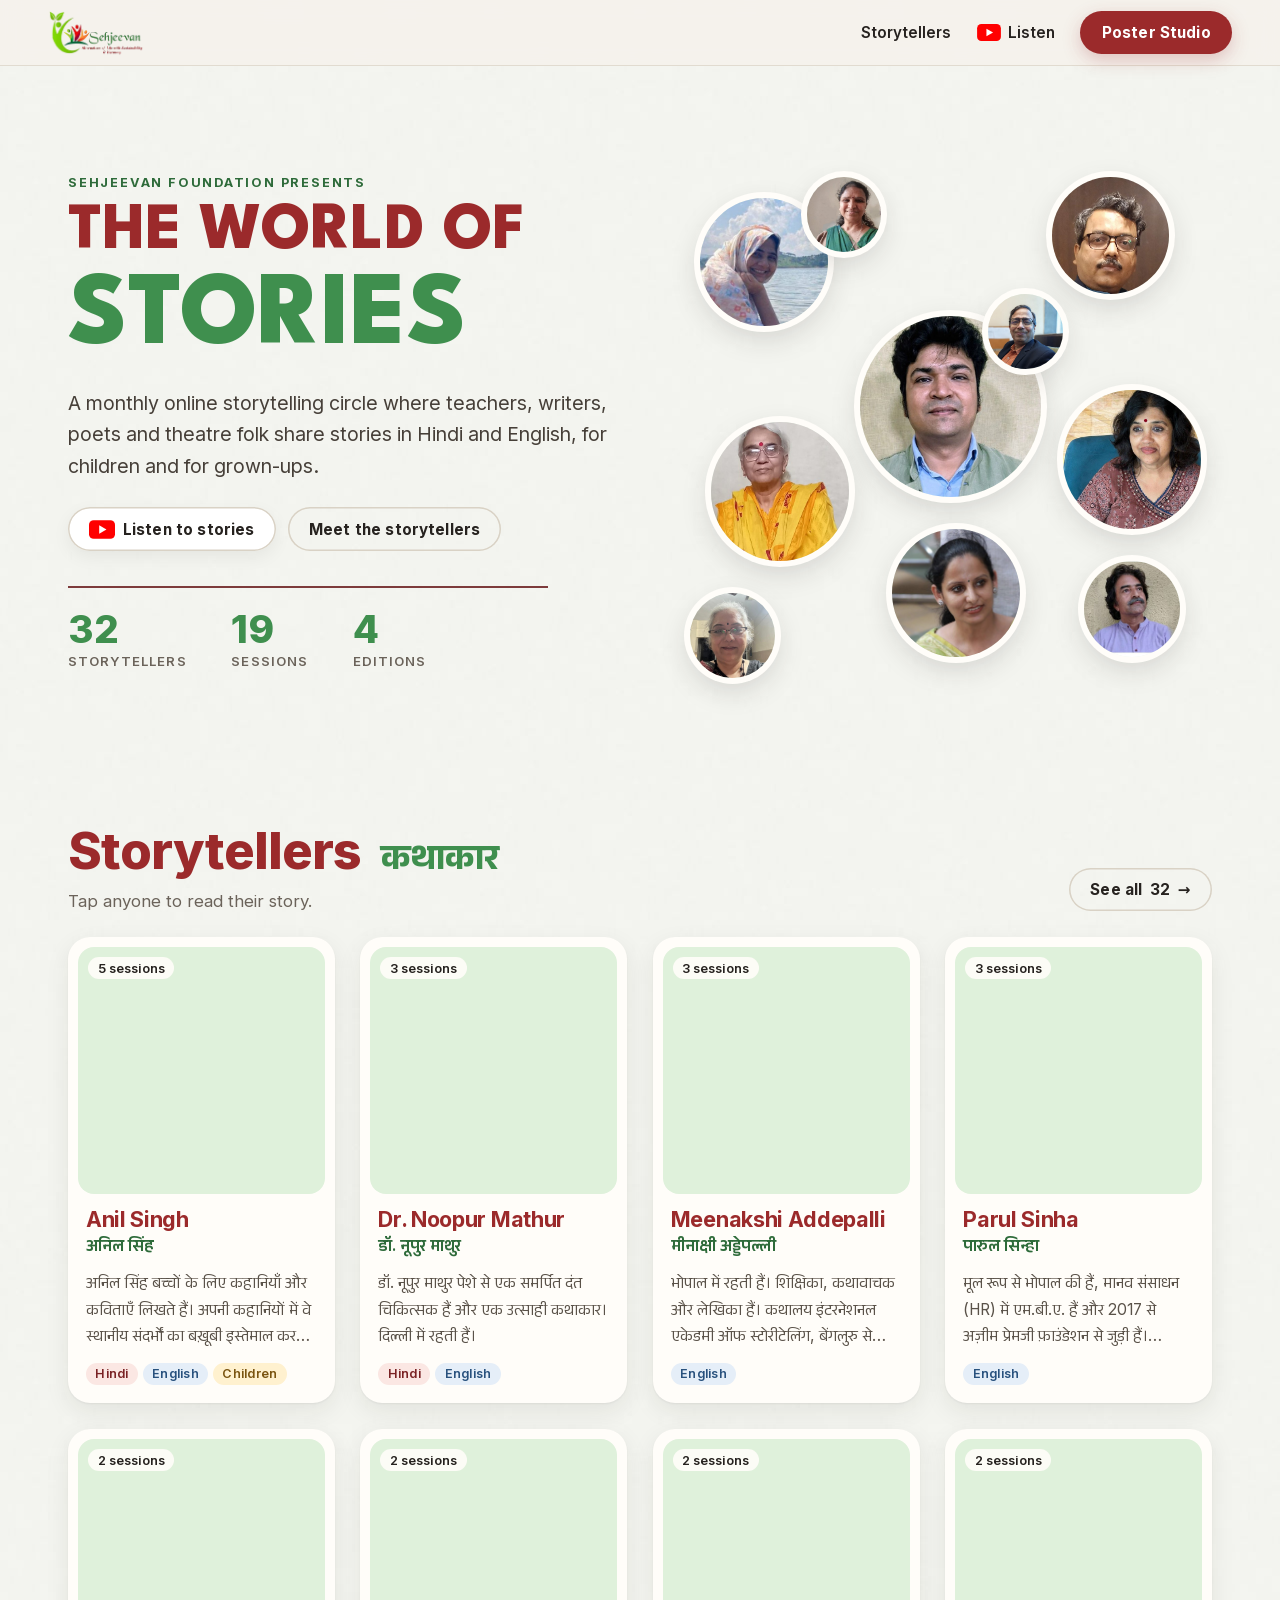
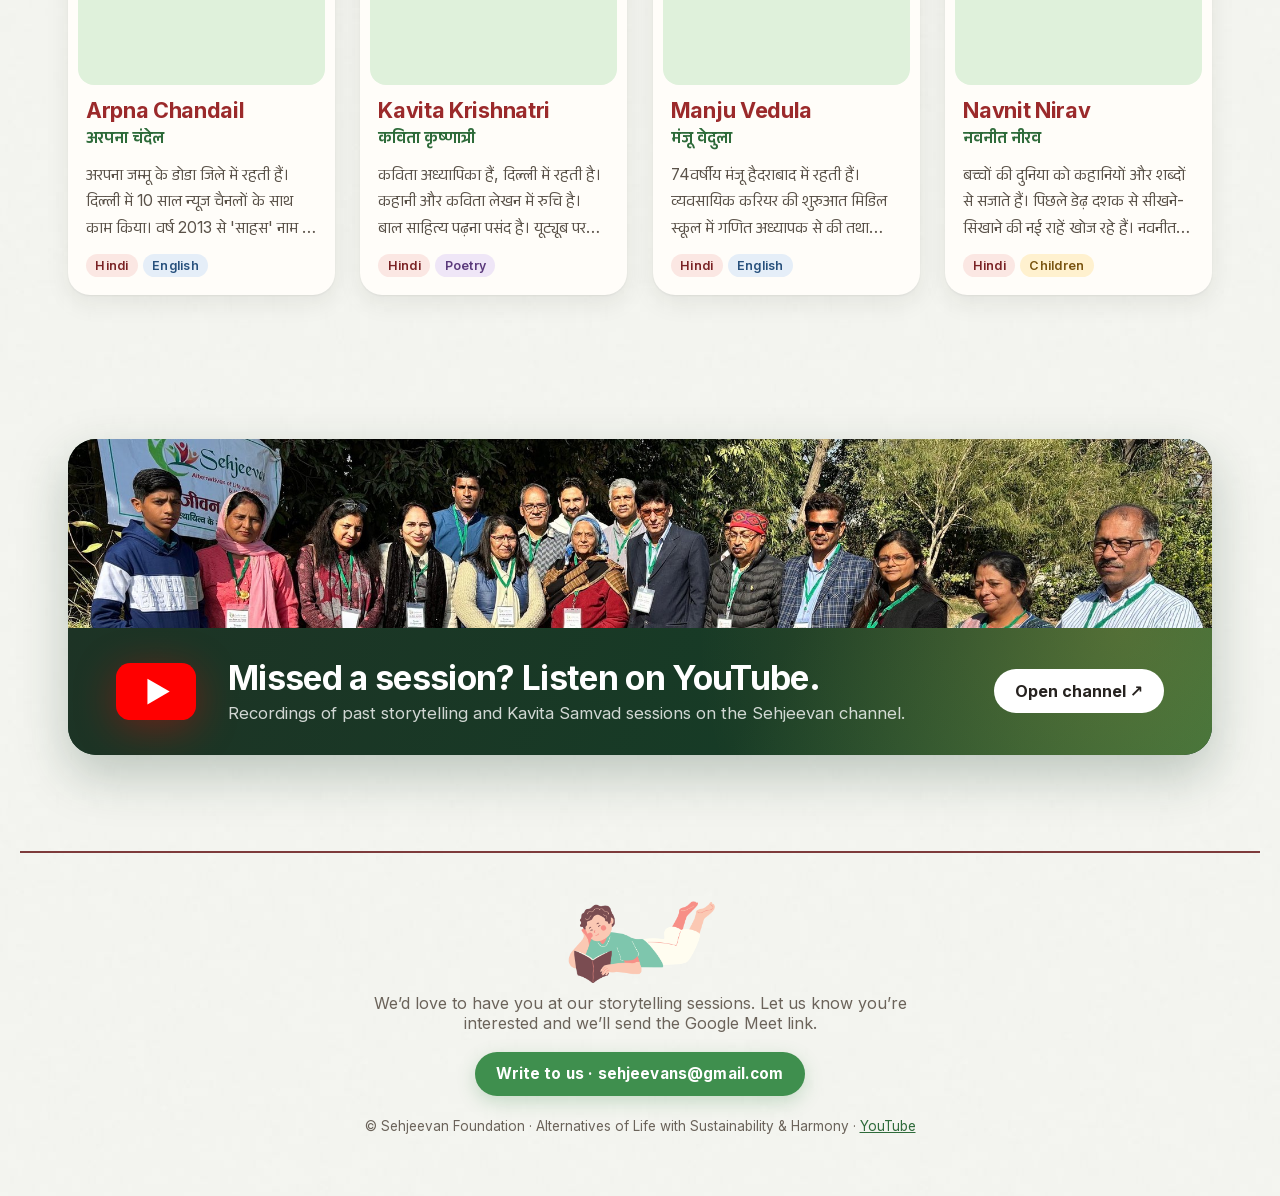
<file: index.html>
<!doctype html>
<html lang="en">
<head>
  <meta charset="utf-8">
  <meta name="viewport" content="width=device-width, initial-scale=1">
  <title>The World of Stories · Sehjeevan</title>
  <meta name="description" content="Meet the storytellers and poets of Sehjeevan Foundation's online storytelling circle, in Hindi, English, Children and Poetry editions.">
  <link rel="icon" href="assets/img/sehjeevan-logo.png">
  <link rel="stylesheet" href="css/base.css">
  <link rel="stylesheet" href="css/site.css">
</head>
<body>
  <header class="topbar">
    <a class="brand" href="./" aria-label="Sehjeevan home"><img src="assets/img/sehjeevan-logo.png" alt="Sehjeevan: Alternatives of Life with Sustainability & Harmony"></a>
    <nav>
      <a href="storytellers.html" class="hide-sm">Storytellers</a>
      <a href="https://www.youtube.com/@Sehjeevan/videos" target="_blank" rel="noopener" class="nav-yt"><svg viewBox="0 0 28 20" width="24" height="17" aria-hidden="true"><rect width="28" height="20" rx="5" fill="#FF0000"/><path d="M11 5.5v9l7.8-4.5L11 5.5Z" fill="#fff"/></svg><span class="hide-sm">Listen</span></a>
      <a class="btn btn-primary" href="poster.html">Poster Studio</a>
    </nav>
  </header>

  <main>
    <section class="hero">
      <div class="hero-copy reveal">
        <p class="eyebrow">Sehjeevan Foundation presents</p>
        <h1 class="wordmark">
          <span class="wm-red">The World of</span>
          <span class="wm-green">Stories</span>
        </h1>
        <p class="lede">A monthly online storytelling circle where teachers, writers, poets and theatre folk share stories in Hindi and English, for children and for grown-ups.</p>
        <div class="hero-cta">
          <a class="btn btn-yt" href="https://www.youtube.com/@Sehjeevan/videos" target="_blank" rel="noopener"><svg viewBox="0 0 28 20" width="26" height="19" aria-hidden="true"><rect width="28" height="20" rx="5" fill="#FF0000"/><path d="M11 5.5v9l7.8-4.5L11 5.5Z" fill="#fff"/></svg>Listen to stories</a>
          <a class="btn btn-ghost" href="storytellers.html">Meet the storytellers</a>
        </div>
        <dl class="stats">
          <div><dt id="stat-people">—</dt><dd>storytellers</dd></div>
          <div><dt id="stat-sessions">—</dt><dd>sessions</dd></div>
          <div><dt>4</dt><dd>editions</dd></div>
        </dl>
      </div>
      <div class="hero-mosaic" id="mosaic" aria-hidden="true"></div>
    </section>

    <section class="section">
      <div class="section-head split reveal">
        <div>
          <h2>Storytellers <span class="hi">कथाकार</span></h2>
          <p>Tap anyone to read their story.</p>
        </div>
        <a class="btn btn-ghost" href="storytellers.html">See all <span id="allCount"></span> →</a>
      </div>
      <div class="grid" id="featured"></div>
    </section>

    <section class="section">
      <a class="yt-band reveal" href="https://www.youtube.com/@Sehjeevan/videos" target="_blank" rel="noopener">
        <img class="yt-photo" src="assets/img/sehjeevan-team.jpg" alt="The Sehjeevan community together at a gathering" loading="lazy">
        <span class="yt-row">
          <svg viewBox="0 0 28 20" class="yt-big" aria-hidden="true"><rect width="28" height="20" rx="5" fill="#FF0000"/><path d="M11 5.5v9l7.8-4.5L11 5.5Z" fill="#fff"/></svg>
          <span class="yt-copy">
            <b>Missed a session? Listen on YouTube.</b>
            <span>Recordings of past storytelling and Kavita Samvad sessions on the Sehjeevan channel.</span>
          </span>
          <span class="yt-go">Open channel ↗</span>
        </span>
      </a>
    </section>

  </main>

  <footer class="site-foot">
    <img src="assets/img/reader.png" alt="" class="foot-reader">
    <p>We’d love to have you at our storytelling sessions. Let us know you’re interested and we’ll send the Google Meet link.</p>
    <a class="btn btn-green foot-mail" href="mailto:sehjeevans@gmail.com?subject=Joining%20The%20World%20of%20Stories">Write to us · sehjeevans@gmail.com</a>
    <p class="small">© Sehjeevan Foundation · Alternatives of Life with Sustainability &amp; Harmony · <a href="https://www.youtube.com/@Sehjeevan/videos" target="_blank" rel="noopener">YouTube</a></p>
  </footer>

  <dialog class="profile" id="profile">
    <button class="close" type="button" aria-label="Close" data-close>×</button>
    <div class="profile-body" id="profileBody"></div>
  </dialog>

  <script src="data/storytellers.js"></script>
  <script src="js/common.js"></script>
  <script src="js/site.js"></script>
</body>
</html>
</file>
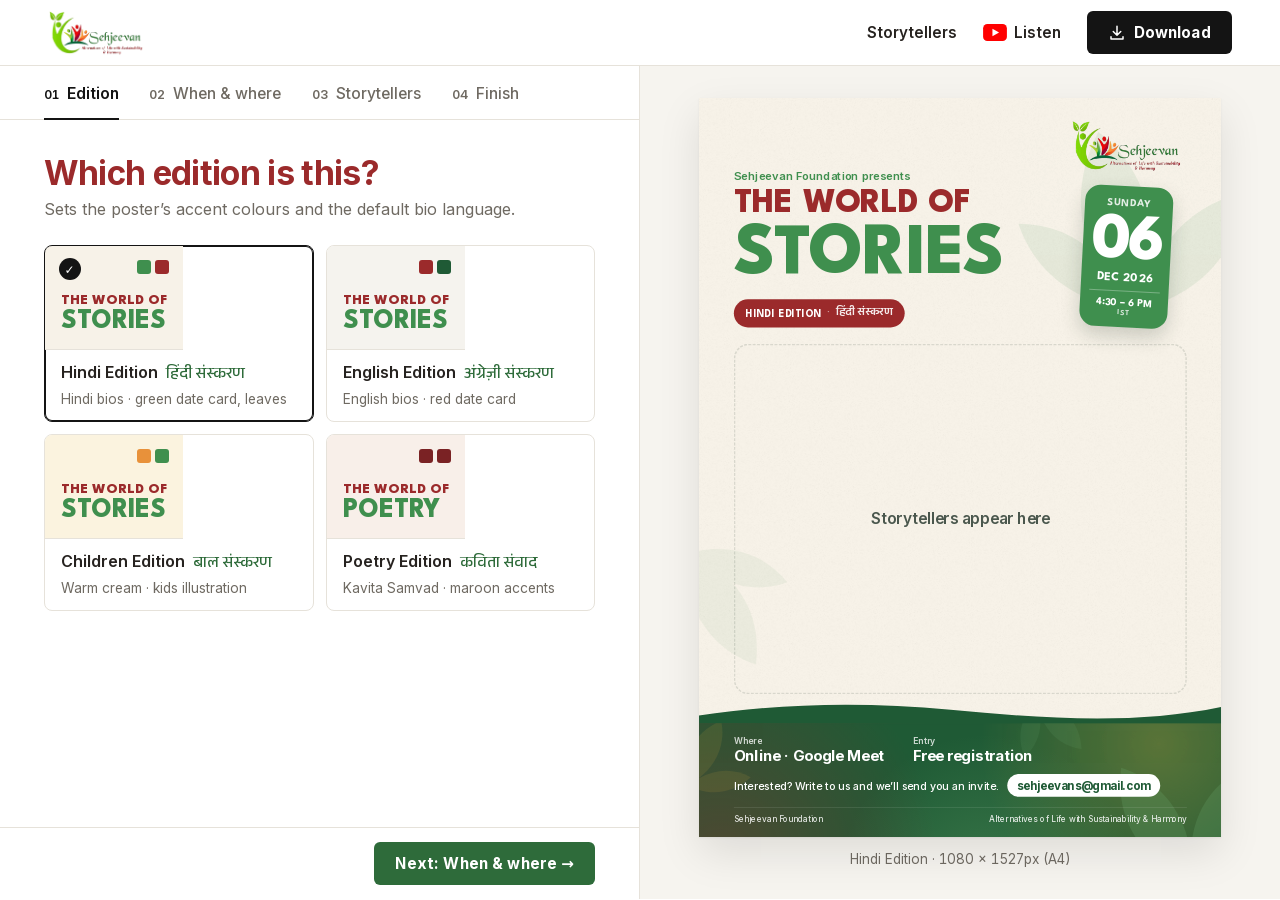
<file: poster.html>
<!doctype html>
<html lang="en">
<head>
  <meta charset="utf-8">
  <meta name="viewport" content="width=device-width, initial-scale=1">
  <title>Poster Studio · Sehjeevan</title>
  <meta name="description" content="Build a print-ready 'The World of Stories' poster step by step, then download it as PNG, JPG or PDF.">
  <link rel="icon" href="assets/img/sehjeevan-logo.png">
  <link rel="stylesheet" href="css/base.css">
  <link rel="stylesheet" href="css/poster.css">
</head>
<body class="studio">
  <header class="topbar">
    <a class="brand" href="./" aria-label="Back to storytellers"><img src="assets/img/sehjeevan-logo.png" alt="Sehjeevan"></a>
    <nav>
      <a href="storytellers.html" class="hide-sm">Storytellers</a>
      <a href="https://www.youtube.com/@Sehjeevan/videos" target="_blank" rel="noopener" class="nav-yt"><svg viewBox="0 0 28 20" width="24" height="17" aria-hidden="true"><rect width="28" height="20" rx="5" fill="#FF0000"/><path d="M11 5.5v9l7.8-4.5L11 5.5Z" fill="#fff"/></svg><span class="hide-sm">Listen</span></a>
      <button class="btn btn-primary" id="jumpDownload" type="button">
        <svg viewBox="0 0 24 24" width="18" height="18" aria-hidden="true"><path fill="none" stroke="currentColor" stroke-width="2" stroke-linecap="round" stroke-linejoin="round" d="M12 3v12m0 0-5-5m5 5 5-5M4 17v3h16v-3"/></svg>
        Download
      </button>
    </nav>
  </header>

  <div class="studio-grid">
    <section class="panel" aria-label="Poster builder">
      <ol class="stepper" id="stepper">
        <li><button type="button" data-step="0"><span class="dot">01</span><span class="lbl">Edition</span></button></li>
        <li><button type="button" data-step="1"><span class="dot">02</span><span class="lbl">When &amp; where</span></button></li>
        <li><button type="button" data-step="2"><span class="dot">03</span><span class="lbl">Storytellers</span></button></li>
        <li><button type="button" data-step="3"><span class="dot">04</span><span class="lbl">Finish</span></button></li>
      </ol>

      <div class="steps">
        <!-- 1 · Edition -->
        <section class="step" data-step="0">
          <header class="step-head">
            <h1>Which edition is this?</h1>
            <p>Sets the poster’s accent colours and the default bio language.</p>
          </header>
          <div class="editions" id="editions" role="radiogroup" aria-label="Edition"></div>
        </section>

        <!-- 2 · When & where -->
        <section class="step" data-step="1" hidden>
          <header class="step-head">
            <h1>When &amp; where?</h1>
            <p>The day of the week fills itself in.</p>
          </header>

          <div class="group">
            <div class="row2">
              <label class="field"><span>Date</span><input type="date" id="f-date"></label>
              <label class="field"><span>Day</span><input type="text" id="f-day" placeholder="auto"></label>
            </div>
            <div class="row3">
              <label class="field"><span>Starts</span><input type="time" id="f-start"></label>
              <label class="field"><span>Ends</span><input type="time" id="f-end"></label>
              <label class="field"><span>Time zone</span>
                <select id="f-tz"><option>IST</option><option>GMT</option><option>EST</option><option>PST</option><option>CET</option><option value="">None</option></select>
              </label>
            </div>
          </div>

          <div class="group">
            <span class="glabel">Where</span>
            <div class="seg big" id="modeSeg" role="radiogroup" aria-label="Mode">
              <button type="button" data-mode="ONLINE">Online</button>
              <button type="button" data-mode="IN PERSON">In person</button>
              <button type="button" data-mode="HYBRID">Hybrid</button>
            </div>
            <label class="field"><span id="venueLabel">Platform</span><input type="text" id="f-venue"></label>
            <div class="suggest" id="venueSuggest"></div>
          </div>

          <div class="group">
            <span class="glabel">Registration</span>
            <div class="suggest" id="regSuggest"></div>
            <label class="field"><span class="sr-only">Registration text</span><input type="text" id="f-reg"></label>
          </div>

          <div class="group">
            <label class="toggle">
              <input type="checkbox" id="f-haslink">
              <span class="track" aria-hidden="true"></span>
              <span><b>Add a registration link</b> <em>optional</em><small>Printed as a short link with a QR code people can scan.</small></span>
            </label>
            <div class="reveal-box" id="linkBox" hidden>
              <label class="field"><span>Link</span><input type="url" id="f-link" placeholder="https://forms.gle/…"></label>
              <label class="check"><input type="checkbox" id="f-qr"> Show QR code</label>
            </div>
          </div>

          <div class="group">
            <label class="toggle">
              <input type="checkbox" id="f-hassession">
              <span class="track" aria-hidden="true"></span>
              <span><b>Show a session number</b> <em>optional</em><small>For example “Session 24” at the top of the poster.</small></span>
            </label>
            <div class="reveal-box" id="sessionBox" hidden>
              <label class="field"><span>Session label</span><input type="text" id="f-session" placeholder="Session 24"></label>
            </div>
          </div>
        </section>

        <!-- 3 · Storytellers -->
        <section class="step" data-step="2" hidden>
          <header class="step-head">
            <h1>Who’s telling stories?</h1>
            <p>Two to four fit best. Someone missing? Add them with their own photo and bio.</p>
          </header>
          <ol class="selected" id="selected"></ol>
          <div class="picker">
            <div class="picker-bar">
              <input type="search" id="pq" placeholder="Search storytellers…" autocomplete="off">
              <div class="seg" id="scopeSeg" role="radiogroup" aria-label="Show">
                <button type="button" data-scope="edition">This edition</button>
                <button type="button" data-scope="all">All</button>
              </div>
            </div>
            <div class="picker-list" id="pickerList"></div>
          </div>
        </section>

        <!-- 4 · Finish -->
        <section class="step" data-step="3" hidden>
          <header class="step-head">
            <h1>Finishing touches</h1>
            <p>Adjust the look, then download.</p>
          </header>

          <div class="group">
            <div class="row2">
              <label class="field"><span>Title, line 1</span><input type="text" id="f-t1"></label>
              <label class="field"><span>Title, line 2</span><input type="text" id="f-t2"></label>
            </div>
            <div class="row2">
              <div class="field"><span>Bios</span>
                <div class="seg" id="bioSeg" role="radiogroup" aria-label="Bio length">
                  <button type="button" data-bio="short">Short</button>
                  <button type="button" data-bio="full">Full</button>
                  <button type="button" data-bio="none">Names only</button>
                </div>
              </div>
              <div class="field"><span>Hindi names</span>
                <div class="seg" id="hiSeg" role="radiogroup" aria-label="Hindi names">
                  <button type="button" data-hi="1">Show</button>
                  <button type="button" data-hi="0">Hide</button>
                </div>
              </div>
            </div>
            <div class="row2">
              <div class="field"><span>Photos</span>
                <div class="seg" id="shapeSeg" role="radiogroup" aria-label="Photo shape">
                  <button type="button" data-shape="rounded">Rounded</button>
                  <button type="button" data-shape="circle">Circle</button>
                </div>
              </div>
            </div>
            <label class="field"><span>Closing line <em>optional</em></span><textarea id="f-note" rows="2"></textarea></label>
            <button class="linkish" type="button" id="resetBtn">Start over with a blank poster</button>
          </div>

          <div class="group download" id="download">
            <span class="glabel">Download</span>
            <div class="seg" id="qualSeg" role="radiogroup" aria-label="Resolution">
              <button type="button" data-q="1">Web</button>
              <button type="button" data-q="2">High</button>
              <button type="button" data-q="3">Print 3×</button>
            </div>
            <div class="formats">
              <button type="button" class="fmt" data-fmt="png"><b>PNG</b><span>Sharp, best for WhatsApp</span></button>
              <button type="button" class="fmt" data-fmt="jpg"><b>JPG</b><span>Smaller file</span></button>
              <button type="button" class="fmt" data-fmt="pdf"><b>PDF</b><span>Exact poster size</span></button>
              <button type="button" class="fmt dark" data-fmt="print"><b>Print</b><span>At poster size, no margins</span></button>
            </div>
            <p class="status" id="exportStatus" aria-live="polite"></p>
          </div>
        </section>
      </div>

      <footer class="step-nav">
        <button class="btn btn-ghost" type="button" id="backBtn">← Back</button>
        <button class="btn btn-green" type="button" id="nextBtn">Next</button>
      </footer>
    </section>

    <section class="stage" aria-label="Poster preview">
      <div class="stage-box" id="stageBox">
        <div class="poster-scale" id="posterScale">
          <div class="poster" id="poster"></div>
        </div>
      </div>
      <p class="stage-meta" id="stageMeta"></p>
    </section>
  </div>

  <dialog class="person-dlg" id="personDlg" aria-labelledby="personTitle">
    <form method="dialog" id="personForm" novalidate>
      <header class="pd-head">
        <h2 id="personTitle">Add someone new</h2>
        <button class="icon-btn" type="button" data-close aria-label="Close"><svg viewBox="0 0 16 16" width="16" height="16" aria-hidden="true"><path d="M4 4l8 8M12 4l-8 8" fill="none" stroke="currentColor" stroke-width="1.6" stroke-linecap="round"/></svg></button>
      </header>
      <div class="pd-body">
        <label class="drop" id="drop">
          <input type="file" id="pdFile" accept="image/*,.heic,.heif,.avif,.webp">
          <span class="drop-empty">
            <svg viewBox="0 0 24 24" width="28" height="28" aria-hidden="true"><path d="M12 16V4m0 0-4.5 4.5M12 4l4.5 4.5M4 16v3a1 1 0 0 0 1 1h14a1 1 0 0 0 1-1v-3" fill="none" stroke="currentColor" stroke-width="1.6" stroke-linecap="round" stroke-linejoin="round"/></svg>
            <b>Drop a photo or browse</b>
            <small>JPG, PNG, HEIC, WebP… any size</small>
          </span>
          <img class="drop-img" id="pdImg" alt="" hidden>
          <span class="drop-busy" id="pdBusy" hidden>Preparing photo…</span>
        </label>
        <div class="pd-fields">
          <div class="row2">
            <label class="field"><span>Name in English</span><input type="text" id="pdName" placeholder="e.g. Asha Verma" autocomplete="off"></label>
            <label class="field"><span>Name in Hindi</span><input type="text" id="pdNameHi" lang="hi" placeholder="जैसे आशा वर्मा" autocomplete="off"></label>
          </div>
          <label class="field"><span>Bio in English <em>optional</em></span><textarea id="pdBioEn" rows="4" placeholder="A few lines about them. Leave a blank line between paragraphs."></textarea></label>
          <label class="field"><span>Bio in Hindi <em>optional</em></span><textarea id="pdBioHi" rows="4" lang="hi" placeholder="उनके बारे में कुछ पंक्तियाँ।"></textarea></label>
        </div>
      </div>
      <p class="pd-error" id="pdError" role="alert"></p>
      <footer class="pd-foot">
        <button class="linkish danger" type="button" id="pdDelete" hidden>Delete this person</button>
        <span class="pd-note">Saved only in this browser.</span>
        <button class="btn btn-green" type="submit" id="pdSave">Add to poster</button>
      </footer>
    </form>
  </dialog>

  <script src="vendor/html-to-image.js"></script>
  <script src="vendor/jspdf.umd.min.js"></script>
  <script src="vendor/qrcode.js"></script>
  <script src="data/storytellers.js"></script>
  <script src="js/common.js"></script>
  <script src="js/poster.js"></script>
</body>
</html>
</file>
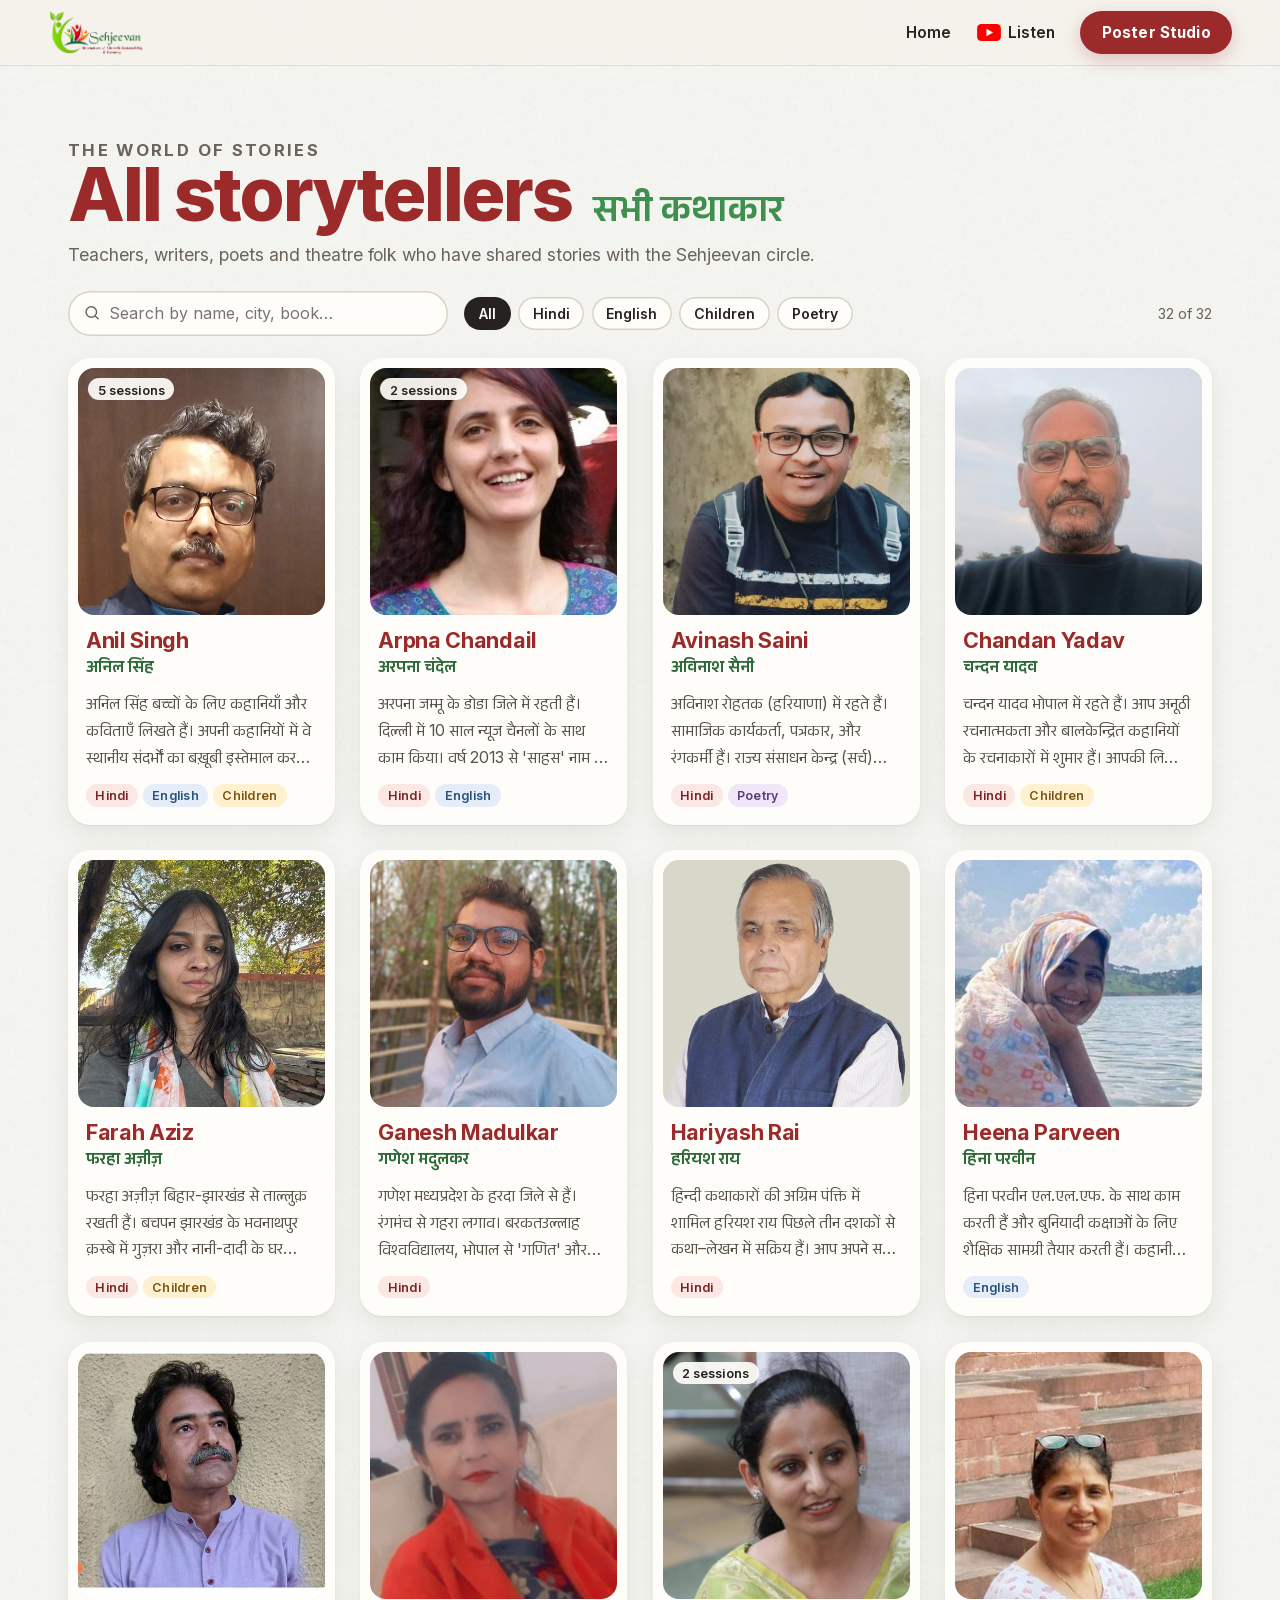
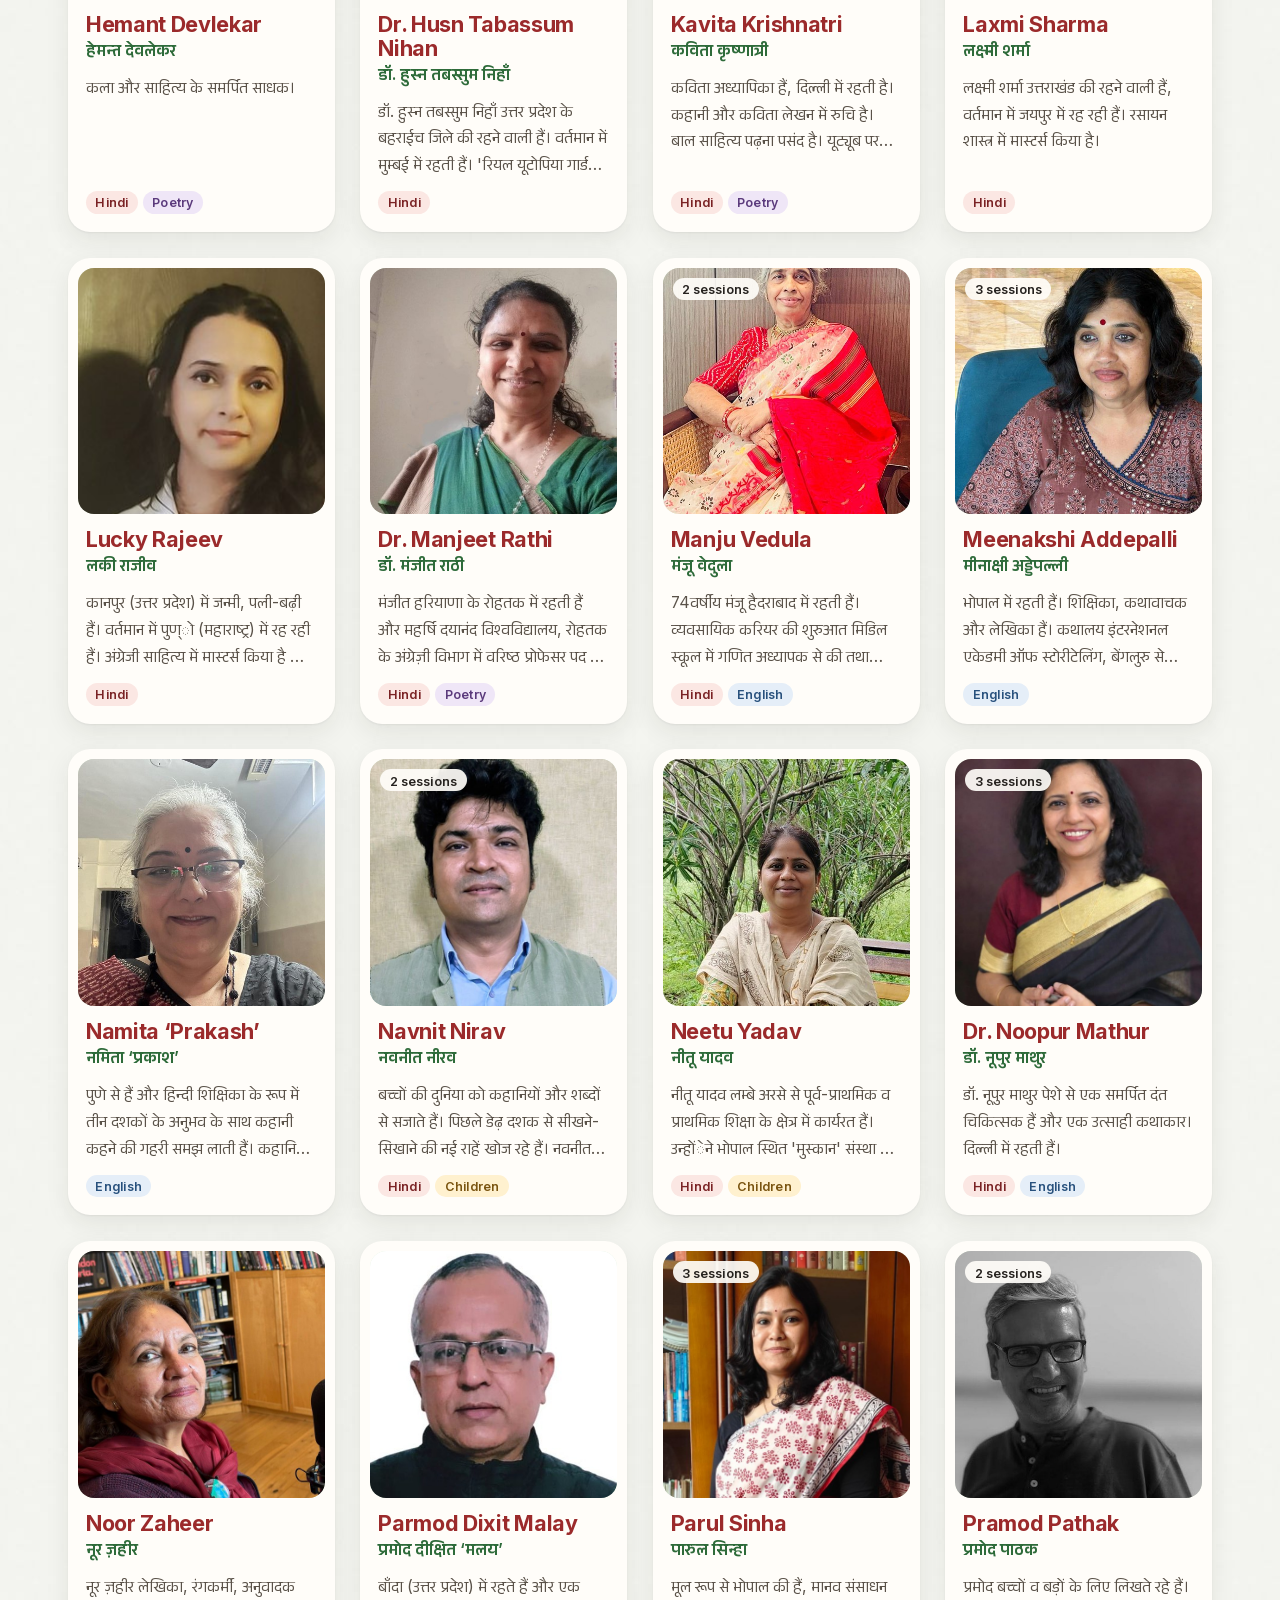
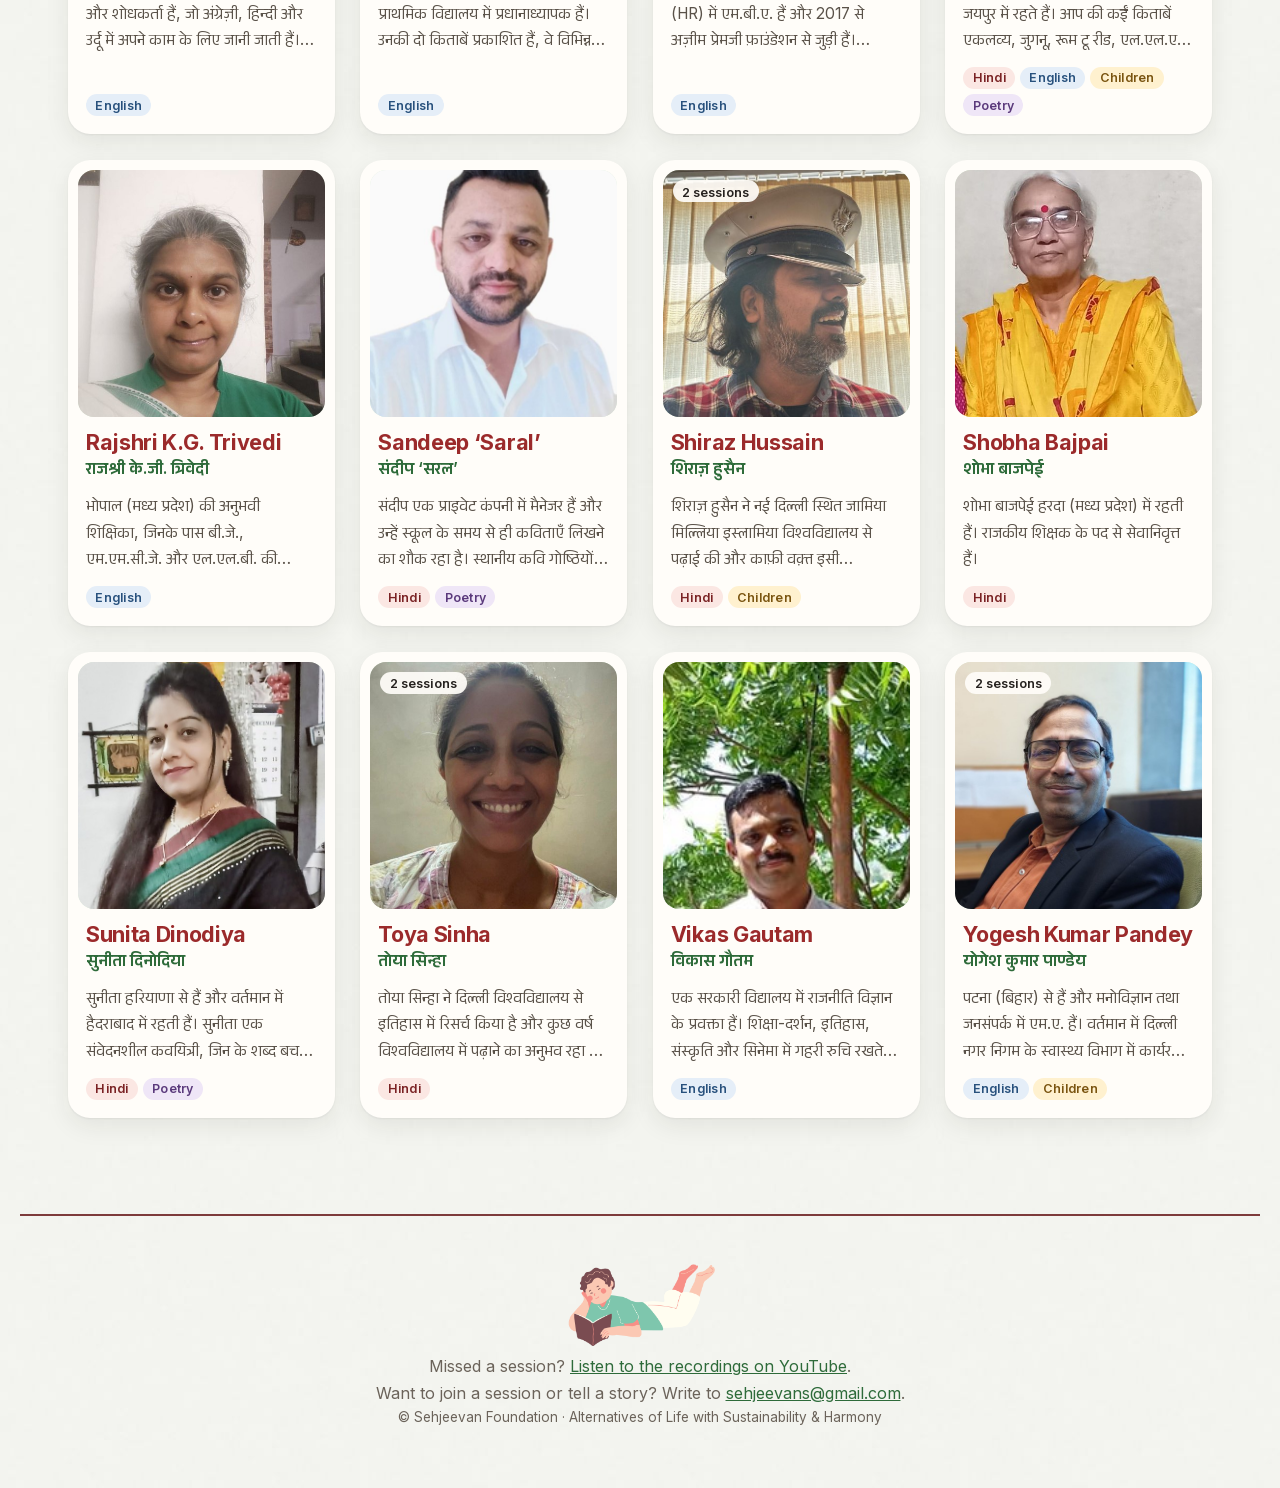
<file: storytellers.html>
<!doctype html>
<html lang="en">
<head>
  <meta charset="utf-8">
  <meta name="viewport" content="width=device-width, initial-scale=1">
  <title>All Storytellers · Sehjeevan</title>
  <meta name="description" content="Every storyteller and poet who has shared a story at Sehjeevan's The World of Stories and Kavita Samvad sessions.">
  <link rel="icon" href="assets/img/sehjeevan-logo.png">
  <link rel="stylesheet" href="css/base.css">
  <link rel="stylesheet" href="css/site.css">
</head>
<body>
  <header class="topbar">
    <a class="brand" href="./" aria-label="Sehjeevan home"><img src="assets/img/sehjeevan-logo.png" alt="Sehjeevan: Alternatives of Life with Sustainability & Harmony"></a>
    <nav>
      <a href="./" class="hide-sm">Home</a>
      <a href="https://www.youtube.com/@Sehjeevan/videos" target="_blank" rel="noopener" class="nav-yt"><svg viewBox="0 0 28 20" width="24" height="17" aria-hidden="true"><rect width="28" height="20" rx="5" fill="#FF0000"/><path d="M11 5.5v9l7.8-4.5L11 5.5Z" fill="#fff"/></svg><span class="hide-sm">Listen</span></a>
      <a class="btn btn-primary" href="poster.html">Poster Studio</a>
    </nav>
  </header>

  <main>
    <section class="section page-top">
      <div class="section-head">
        <p class="eyebrow">The World of Stories</p>
        <h1 class="page-title">All storytellers <span class="hi">सभी कथाकार</span></h1>
        <p>Teachers, writers, poets and theatre folk who have shared stories with the Sehjeevan circle.</p>
      </div>
      <div class="toolbar">
        <label class="search">
          <span class="sr-only">Search storytellers</span>
          <svg viewBox="0 0 24 24" width="18" height="18" aria-hidden="true"><path fill="none" stroke="currentColor" stroke-width="2" d="M10.5 18a7.5 7.5 0 1 1 0-15 7.5 7.5 0 0 1 0 15Zm5.3-2.2L21 21"/></svg>
          <input id="q" type="search" placeholder="Search by name, city, book…" autocomplete="off">
        </label>
        <div class="filters" id="filters" role="group" aria-label="Filter by edition"></div>
        <span class="count" id="count" aria-live="polite"></span>
      </div>
      <div class="grid" id="grid"></div>
      <p class="empty" id="empty" hidden>No storytellers match that search.</p>
    </section>
  </main>

  <footer class="site-foot">
    <img src="assets/img/reader.png" alt="" class="foot-reader">
    <p>Missed a session? <a href="https://www.youtube.com/@Sehjeevan/videos" target="_blank" rel="noopener">Listen to the recordings on YouTube</a>.</p>
    <p>Want to join a session or tell a story? Write to <a href="mailto:sehjeevans@gmail.com">sehjeevans@gmail.com</a>.</p>
    <p class="small">© Sehjeevan Foundation · Alternatives of Life with Sustainability &amp; Harmony</p>
  </footer>

  <dialog class="profile" id="profile">
    <button class="close" type="button" aria-label="Close" data-close>×</button>
    <div class="profile-body" id="profileBody"></div>
  </dialog>

  <script src="data/storytellers.js"></script>
  <script src="js/common.js"></script>
  <script src="js/site.js"></script>
</body>
</html>
</file>
<file: css/base.css>
@import url('../assets/fonts/fonts.css');

:root {
  --red: #9b2a2b;
  --red-deep: #7a2224;
  --green: #3f8f4e;
  --green-deep: #2e6b3a;
  --mint: #eef8ec;
  --mint-2: #dff1db;
  --ink: #26221f;
  --muted: #6b635a;
  --line: #d9d2c5;
  --paper: #f5f2ec;
  --card: #fffdf9;
  --rule: #7d3b3b;
  --shadow: 0 1px 2px rgba(38, 34, 31, .06), 0 8px 24px rgba(38, 34, 31, .08);
  --radius: 14px;
  --display: 'Inter', 'Anek Devanagari', system-ui, sans-serif;
  --caps: 'League Spartan', 'Anek Devanagari', system-ui, sans-serif; /* only for all-caps text */
  --sans: 'Inter', 'Anek Devanagari', system-ui, sans-serif;
  --text: 'Inter', 'Anek Devanagari', system-ui, sans-serif; /* Hindi glyphs fall back to Anek */
}

* { box-sizing: border-box; }
html { scroll-behavior: smooth; }
body {
  margin: 0;
  font-family: var(--text);
  color: var(--ink);
  background: var(--paper) url('../assets/img/paper.jpg');
  -webkit-font-smoothing: antialiased;
  overflow-x: clip;
}
img { display: block; max-width: 100%; }
button, input, select, textarea { font: inherit; color: inherit; }
a { color: var(--green-deep); }
:focus-visible { outline: 3px solid color-mix(in srgb, var(--green) 60%, transparent); outline-offset: 2px; }

.btn {
  display: inline-flex; align-items: center; justify-content: center; gap: .5em;
  border: 0; border-radius: 999px; padding: .8em 1.4em;
  font-family: var(--sans); font-weight: 700; font-size: .95rem; letter-spacing: .01em;
  cursor: pointer; text-decoration: none; transition: transform .15s ease, background .15s ease, box-shadow .15s ease;
}
.btn:active { transform: translateY(1px); }
.btn-primary { background: var(--red); color: #fff; box-shadow: 0 6px 18px rgba(155, 42, 43, .25); }
.btn-primary:hover { background: var(--red-deep); }
.btn-green { background: var(--green); color: #fff; box-shadow: 0 6px 18px rgba(63, 143, 78, .25); }
.btn-green:hover { background: var(--green-deep); }
.btn-ghost { background: transparent; color: var(--ink); box-shadow: inset 0 0 0 1.5px var(--line); }
.btn-ghost:hover { box-shadow: inset 0 0 0 1.5px var(--ink); }

.chip {
  display: inline-flex; align-items: center; gap: .35em;
  font-family: var(--sans); font-weight: 600; font-size: .78rem; letter-spacing: .02em;
  padding: .3em .75em; border-radius: 999px; white-space: nowrap;
}
.chip.hindi { background: #fbe7e3; color: var(--red-deep); }
.chip.english { background: #e5eef8; color: #28517d; }
.chip.children { background: #fff1cf; color: #7a5410; }
.chip.poetry { background: #efe6f7; color: #5b3a7c; }

.brand { display: flex; align-items: center; gap: .6rem; text-decoration: none; color: var(--ink); }
.brand img { height: 46px; width: auto; }

.topbar {
  position: sticky; top: 0; z-index: 30;
  display: flex; align-items: center; justify-content: space-between; gap: 1rem;
  padding: .6rem clamp(16px, 4vw, 48px);
  background: color-mix(in srgb, var(--paper) 88%, transparent);
  backdrop-filter: blur(10px); -webkit-backdrop-filter: blur(10px);
  border-bottom: 1px solid color-mix(in srgb, var(--line) 70%, transparent);
}
.topbar nav { display: flex; align-items: center; gap: clamp(.5rem, 2vw, 1.6rem); }
.topbar nav a:not(.btn) { color: var(--ink); text-decoration: none; font-family: var(--sans); font-weight: 600; font-size: .95rem; }
.topbar nav a:not(.btn):hover { color: var(--red); }
@media (max-width: 640px) { .topbar nav a.hide-sm { display: none; } .brand img { height: 38px; } }

.sr-only { position: absolute; width: 1px; height: 1px; overflow: hidden; clip: rect(0 0 0 0); white-space: nowrap; }
.nav-yt { display: inline-flex; align-items: center; gap: .45rem; }
</file>
<file: css/site.css>
/* ---------- Hero ---------- */
.hero {
  display: grid; grid-template-columns: minmax(0, 1.05fr) minmax(0, 1fr); gap: clamp(24px, 4vw, 64px);
  align-items: center; max-width: 1240px; margin: 0 auto;
  padding: clamp(32px, 7vw, 96px) clamp(16px, 4vw, 48px) clamp(24px, 5vw, 72px);
}
.eyebrow { font-family: var(--sans); font-weight: 700; text-transform: uppercase; letter-spacing: .14em; font-size: .8rem; color: var(--green-deep); margin: 0 0 .8rem; }
.wordmark { margin: 0; font-family: var(--caps); font-weight: 800; line-height: .9; letter-spacing: -.01em; text-transform: uppercase; }
.wordmark .wm-red { display: block; color: var(--red); font-size: clamp(2.4rem, 5.2vw, 4.4rem); }
.wordmark .wm-green { display: block; color: var(--green); font-size: clamp(3.3rem, 8.2vw, 6.9rem); margin-top: .08em; }
.lede { font-size: clamp(1.05rem, 1.6vw, 1.22rem); line-height: 1.6; color: #463f38; max-width: 34rem; margin: 1.4rem 0 1.6rem; }
.hero-cta { display: flex; flex-wrap: wrap; gap: .75rem; }
.stats { display: flex; gap: clamp(1.2rem, 4vw, 2.8rem); margin: 2.2rem 0 0; padding-top: 1.4rem; border-top: 2px solid var(--rule); max-width: 30rem; }
.stats div { margin: 0; }
.stats dt { font-family: var(--display); font-weight: 800; font-size: 2.4rem; color: var(--green); line-height: 1; }
.stats dd { margin: .3rem 0 0; font-family: var(--sans); font-weight: 600; font-size: .82rem; text-transform: uppercase; letter-spacing: .08em; color: var(--muted); }

.hero-mosaic { position: relative; aspect-ratio: 1 / 1; width: 100%; max-width: 560px; justify-self: center; }
.hero-mosaic .bubble {
  position: absolute; border-radius: 50%; overflow: hidden; background: var(--mint);
  box-shadow: 0 0 0 6px var(--card), 0 10px 30px rgba(38, 34, 31, .18);
  animation: float 7s ease-in-out infinite; cursor: pointer;
  transition: box-shadow .2s ease;
}
.hero-mosaic .bubble:hover { box-shadow: 0 0 0 6px var(--green), 0 10px 30px rgba(38, 34, 31, .22); }
.hero-mosaic .bubble img { width: 100%; height: 100%; object-fit: cover; }
@keyframes float { 0%, 100% { translate: 0 0; } 50% { translate: 0 -10px; } }
@media (prefers-reduced-motion: reduce) { .hero-mosaic .bubble { animation: none; } }

@media (max-width: 860px) {
  .hero { grid-template-columns: 1fr; }
  .hero-mosaic { max-width: 420px; order: -1; }
}

/* ---------- Sections ---------- */
.section { max-width: 1240px; margin: 0 auto; padding: clamp(32px, 6vw, 72px) clamp(16px, 4vw, 48px); }
.section-head h2 { font-family: var(--display); font-weight: 800; letter-spacing: -.02em; color: var(--red); font-size: clamp(2.1rem, 4.4vw, 3.2rem); margin: 0; line-height: 1; }
.section-head h2 .hi { font-family: 'Anek Devanagari', sans-serif; font-weight: 700; text-transform: none; color: var(--green); font-size: .7em; margin-left: .3em; }
.section-head p { color: var(--muted); margin: .6rem 0 0; font-size: 1.05rem; }

.toolbar { display: flex; flex-wrap: wrap; align-items: center; gap: .8rem 1rem; margin: 1.6rem 0 1.4rem; }
.search { display: flex; align-items: center; gap: .5rem; flex: 1 1 260px; max-width: 380px; background: var(--card); border-radius: 999px; padding: .15rem 1rem; box-shadow: inset 0 0 0 1.5px var(--line); color: var(--muted); }
.search:focus-within { box-shadow: inset 0 0 0 2px var(--green); }
.search input { border: 0; background: transparent; outline: 0; padding: .65rem 0; width: 100%; color: var(--ink); }
.filters { display: flex; flex-wrap: wrap; gap: .45rem; }
.filters button {
  border: 0; cursor: pointer; font-family: var(--sans); font-weight: 600; font-size: .88rem;
  padding: .55em 1.05em; border-radius: 999px; background: var(--card); box-shadow: inset 0 0 0 1.5px var(--line); color: var(--ink);
  transition: background .15s, color .15s, box-shadow .15s;
}
.filters button:hover { box-shadow: inset 0 0 0 1.5px var(--ink); }
.filters button[aria-pressed="true"] { background: var(--ink); color: #fff; box-shadow: none; }
.count { margin-left: auto; color: var(--muted); font-family: var(--sans); font-size: .9rem; }


/* ---------- Cards ---------- */
.grid { display: grid; grid-template-columns: repeat(auto-fill, minmax(min(230px, 100%), 1fr)); gap: clamp(14px, 2vw, 26px); }
.card {
  position: relative; background: var(--card); border-radius: 22px; box-shadow: var(--shadow);
  padding: 10px; cursor: pointer; text-align: left; display: flex; flex-direction: column;
  transition: transform .3s cubic-bezier(.2, .7, .3, 1), box-shadow .3s;
}
.card:hover { transform: translateY(-5px); box-shadow: 0 2px 4px rgba(38, 34, 31, .06), 0 22px 44px rgba(38, 34, 31, .14); }
.card .frame { position: relative; aspect-ratio: 1; border-radius: 16px; background: var(--mint-2); overflow: hidden; }
.card .frame img { width: 100%; height: 100%; object-fit: cover; transition: scale .6s cubic-bezier(.2, .7, .3, 1); }
.card:hover .frame img { scale: 1.05; }
.card .times { position: absolute; left: 10px; top: 10px; z-index: 2; font-family: var(--sans); font-weight: 600; font-size: .8rem; background: rgba(255, 253, 249, .92); color: var(--ink); padding: .35em .75em .2em; border-radius: 999px; }
.card-body { padding: 14px 8px 8px; display: flex; flex-direction: column; flex: 1; }
.card h3 { font-family: var(--display); font-weight: 700; color: var(--red); font-size: 1.35rem; letter-spacing: -.015em; margin: 0; line-height: 1.1; }
.card .hi-name { font-weight: 600; color: var(--green-deep); font-size: 1.02rem; margin-top: .15rem; }
.card .snippet { color: #5a5249; font-size: .98rem; line-height: 1.7; margin: .5rem 0 .8rem; max-height: 5.1em; display: -webkit-box; -webkit-line-clamp: 3; -webkit-box-orient: vertical; overflow: hidden; }
.card .tags { display: flex; flex-wrap: wrap; gap: .3rem; margin-top: auto; }
.empty { text-align: center; color: var(--muted); padding: 2rem; }
@media (max-width: 560px) {
  .grid { grid-template-columns: repeat(2, minmax(0, 1fr)); gap: 12px; }
  .card { padding: 6px; border-radius: 16px; }
  .card .frame { border-radius: 12px; }
  .card h3 { font-size: 1.05rem; }
  .card .snippet { display: none; }
  .card .times { font-size: .7rem; }
  .count { margin-left: 0; }
}

/* ---------- YouTube ---------- */
.btn-yt { background: #fff; color: var(--ink); box-shadow: inset 0 0 0 1.5px var(--line), 0 6px 18px rgba(0, 0, 0, .06); }
.btn-yt:hover { box-shadow: inset 0 0 0 1.5px #ff0000, 0 6px 18px rgba(255, 0, 0, .12); }
.nav-yt { display: inline-flex; align-items: center; gap: .45rem; }
.yt-band {
  display: block; overflow: hidden; text-decoration: none; color: #fff; background: #173b26; border-radius: 28px;
  box-shadow: 0 20px 50px rgba(23, 59, 38, .25); transition: transform .3s cubic-bezier(.2, .7, .3, 1);
}
.yt-band:hover { transform: translateY(-3px); }
.yt-photo { width: 100%; aspect-ratio: 2000 / 330; object-fit: cover; transition: scale .8s cubic-bezier(.2, .7, .3, 1); }
.yt-band:hover .yt-photo { scale: 1.02; }
.yt-row { position: relative; display: flex; align-items: center; gap: clamp(16px, 3vw, 32px); padding: clamp(20px, 3vw, 32px) clamp(22px, 4vw, 48px);
  background: radial-gradient(circle at 92% 0%, rgba(244, 185, 66, .22), transparent 40%), linear-gradient(120deg, #1d3325 0%, #173b26 60%, #2e6b3a 100%); }
.yt-big { width: clamp(56px, 7vw, 80px); flex: none; filter: drop-shadow(0 8px 20px rgba(255, 0, 0, .35)); }
.yt-copy { flex: 1; }
.yt-copy b { display: block; font-family: var(--display); font-weight: 700; font-size: clamp(1.4rem, 2.6vw, 2.1rem); letter-spacing: -.02em; line-height: 1.1; }
.yt-copy span { display: block; opacity: .8; margin-top: .4rem; font-size: 1.05rem; }
.yt-go { flex: none; font-family: var(--sans); font-weight: 700; background: #fff; color: var(--ink); border-radius: 999px; padding: .75em 1.3em; }
@media (max-width: 640px) { .yt-photo { aspect-ratio: 16 / 7; object-position: 30% 50%; } .yt-row { flex-wrap: wrap; } .yt-go { width: 100%; text-align: center; } }

/* ---------- Page bits ---------- */
.section-head.split { display: flex; justify-content: space-between; align-items: flex-end; gap: 1rem; flex-wrap: wrap; margin-bottom: 1.6rem; }
.page-top { padding-top: clamp(28px, 5vw, 64px); }
.page-title { font-family: var(--display); font-weight: 800; letter-spacing: -.03em; color: var(--red); font-size: clamp(2.6rem, 6vw, 4.6rem); line-height: .95; margin: 0; }
.page-title .hi { font-family: 'Anek Devanagari', sans-serif; font-weight: 600; color: var(--green); font-size: .5em; letter-spacing: 0; margin-left: .2em; }
.page-top .section-head > p:last-child { color: var(--muted); font-size: 1.1rem; margin: .7rem 0 0; }

/* ---------- Profile dialog ---------- */
.profile { border: 0; padding: 0; border-radius: 18px; width: min(880px, calc(100vw - 24px)); max-height: calc(100vh - 32px); background: var(--card); color: var(--ink); box-shadow: 0 30px 80px rgba(0, 0, 0, .35); }
.profile::backdrop { background: rgba(30, 26, 22, .55); backdrop-filter: blur(3px); }
.profile[open] { animation: pop .25s cubic-bezier(.2, .8, .3, 1.1); }
@keyframes pop { from { opacity: 0; transform: translateY(12px) scale(.98); } }
.profile .close { position: absolute; top: 10px; right: 12px; z-index: 3; width: 40px; height: 40px; border-radius: 50%; border: 0; cursor: pointer; font-size: 1.6rem; line-height: 1; background: var(--paper); }
.profile-body { display: grid; grid-template-columns: 300px 1fr; }
.profile-side { background: var(--mint); padding: 28px; display: flex; flex-direction: column; gap: 12px; }
.profile-side .frame { border-radius: 20px; aspect-ratio: 1; overflow: hidden; background: var(--mint-2); }
.profile-side .frame img { width: 100%; height: 100%; object-fit: cover; }
.profile-side .thumbs { display: flex; gap: 8px; }
.profile-side .thumbs button { width: 52px; height: 52px; padding: 0; border: 3px solid transparent; cursor: pointer; overflow: hidden; background: none; }
.profile-side .thumbs button[aria-pressed="true"] { border-color: var(--green); }
.profile-side .thumbs img { width: 100%; height: 100%; object-fit: cover; }
.profile-main { padding: 30px 32px 28px; overflow: auto; max-height: calc(100vh - 32px); }
.profile-main h2 { font-family: var(--display); font-weight: 800; letter-spacing: -.02em; color: var(--red); font-size: 2.3rem; line-height: 1; margin: 0 40px 0 0; }
.profile-main .hi-name { font-weight: 600; font-size: 1.2rem; color: var(--green-deep); margin-top: .3rem; }
.profile-main .tags { display: flex; flex-wrap: wrap; gap: .35rem; margin: .9rem 0 1rem; }
.lang-toggle { display: inline-flex; background: var(--paper); border-radius: 999px; padding: 3px; margin-bottom: .6rem; }
.lang-toggle button { border: 0; background: none; border-radius: 999px; padding: .35em 1em; cursor: pointer; font-weight: 600; font-size: .9rem; }
.lang-toggle button[aria-pressed="true"] { background: var(--ink); color: #fff; }
.profile-main .translated { font-size: .85rem; color: var(--muted); font-style: italic; margin: -.3rem 0 0; }
.profile-main .bio p { font-size: 1.06rem; line-height: 1.7; margin: 0 0 .9rem; color: #3b342e; }
.profile-main h5 { font-family: var(--sans); text-transform: uppercase; letter-spacing: .1em; font-size: .75rem; color: var(--muted); margin: 1.4rem 0 .5rem; }
.profile-main ul.appear { list-style: none; padding: 0; margin: 0; display: grid; gap: .35rem; font-size: .95rem; }
.profile-main ul.appear li { display: flex; gap: .6rem; }
.profile-main ul.appear b { font-family: var(--sans); font-size: .85rem; min-width: 96px; color: var(--green-deep); }
.profile-actions { display: flex; flex-wrap: wrap; gap: .6rem; margin-top: 1.4rem; }
@media (max-width: 720px) {
  .profile-body { grid-template-columns: 1fr; }
  .profile-side { padding: 20px 20px 16px; flex-direction: row; align-items: flex-end; }
  .profile-side .frame { width: 140px; flex: none; }
  .profile-side .thumbs { flex-direction: column; }
  .profile-main { padding: 20px; max-height: none; }
  .profile { overflow: auto; }
  .profile-main h2 { font-size: 1.6rem; }
}


/* ---------- Footer ---------- */
.site-foot { text-align: center; padding: 48px 16px 56px; color: var(--muted); border-top: 2px solid var(--rule); max-width: 1240px; margin: 24px auto 0; }
.site-foot p { max-width: 36rem; margin: .4rem auto; }
.site-foot .small { font-size: .85rem; }
.foot-mail { margin: .8rem 0 1rem; }
.foot-reader { width: 150px; margin: 0 auto 10px; }

/* ---------- Scroll reveal ---------- */
.reveal { opacity: 0; transform: translateY(18px); transition: opacity .7s ease, transform .7s cubic-bezier(.2, .7, .3, 1); }
.reveal.in { opacity: 1; transform: none; }
@media (prefers-reduced-motion: reduce) { .reveal { opacity: 1; transform: none; transition: none; } }
</file>
<file: css/poster.css>
/* =========================================================
   Poster Studio: flat, editorial UI. Hairlines, compact controls,
   one accent (Sehjeevan green) for primary actions.
   ========================================================= */
.studio {
  --s-ink: #141414; --s-muted: #6f6a62; --s-line: #e6e2da; --s-soft: #f6f4ef; --s-radius: 6px;
  min-height: 100vh; background: #fff;
}
.studio .topbar { background: #fff; backdrop-filter: none; -webkit-backdrop-filter: none; border-bottom: 1px solid var(--s-line); }
.studio .btn { border-radius: var(--s-radius); box-shadow: none; }
.studio .btn-primary { background: var(--s-ink); }
.studio .btn-primary:hover { background: #000; }
.studio-grid { display: grid; grid-template-columns: 1fr 1fr; height: calc(100vh - 67px); }

.panel { display: flex; flex-direction: column; min-height: 0; background: #fff; border-right: 1px solid var(--s-line); }
.stepper { list-style: none; margin: 0; padding: 0 clamp(20px, 3.4vw, 48px); display: flex; gap: clamp(16px, 2.4vw, 36px); border-bottom: 1px solid var(--s-line); }
.stepper li { min-width: 0; }
.stepper button {
  display: flex; align-items: baseline; gap: 8px; border: 0; background: none; cursor: pointer; padding: 18px 0 15px;
  font-family: var(--sans); font-weight: 500; font-size: .98rem; color: var(--s-muted); border-bottom: 2px solid transparent; margin-bottom: -1px;
  transition: color .15s, border-color .15s;
}
.stepper button:hover { color: var(--s-ink); }
.stepper .dot { font-size: .78rem; font-weight: 600; font-variant-numeric: tabular-nums; }
.stepper .lbl { white-space: nowrap; }
.stepper button.done { color: var(--s-ink); }
.stepper button.done .dot { color: var(--green); }
.stepper button[aria-current="step"] { color: var(--s-ink); border-bottom-color: var(--s-ink); font-weight: 600; }

.steps { flex: 1; overflow-y: auto; padding: 0 clamp(20px, 3.4vw, 48px) 32px; }
.step { max-width: 600px; animation: stepIn .3s ease; }
@keyframes stepIn { from { opacity: 0; transform: translateY(6px); } }
@media (prefers-reduced-motion: reduce) { .step { animation: none; } }
.step-head { margin: 36px 0 26px; }
.step-head h1 { font-family: var(--display); font-weight: 700; letter-spacing: -.02em; font-size: clamp(1.9rem, 2.6vw, 2.4rem); line-height: 1.05; margin: 0; color: var(--red); }
.step-head p { color: var(--s-muted); margin: .5rem 0 0; font-size: 1rem; }

.step-nav { display: flex; justify-content: space-between; align-items: center; gap: 12px; padding: 14px clamp(20px, 3.4vw, 48px); border-top: 1px solid var(--s-line); background: #fff; }
.step-nav #backBtn { box-shadow: none; padding-left: 0; color: var(--s-muted); }
.step-nav #backBtn:hover { color: var(--s-ink); }
.step-nav #backBtn:disabled { visibility: hidden; }
.step-nav #nextBtn { background: var(--green-deep); }
.step-nav #nextBtn:hover { background: #24562f; }
.step-nav #nextBtn[hidden] { display: none; }

.stage { display: flex; flex-direction: column; align-items: center; justify-content: center; padding: 32px; min-height: 0; overflow: hidden; background: var(--s-soft); }
.stage-box { width: 100%; flex: 1; display: grid; place-items: center; min-height: 0; }
.poster-scale { position: relative; box-shadow: 0 1px 2px rgba(0, 0, 0, .06), 0 16px 40px rgba(0, 0, 0, .1); overflow: hidden; }
.poster-scale .poster { position: absolute; left: 0; top: 0; transform-origin: 0 0; }
.stage-meta { color: var(--s-muted); font-family: var(--sans); font-size: .85rem; margin: 14px 0 0; font-variant-numeric: tabular-nums; }

@media (max-width: 900px) {
  .studio-grid { grid-template-columns: 1fr; height: auto; }
  .stage { order: -1; height: 52vh; border-bottom: 1px solid var(--s-line); padding: 16px; }
  .panel { border-right: 0; }
  .steps { overflow: visible; }
  .step-nav { position: sticky; bottom: 0; z-index: 5; }
  .stepper { position: sticky; top: 63px; z-index: 5; background: #fff; gap: 18px; overflow-x: auto; }
  .stepper .lbl { display: none; }
  .stepper button[aria-current="step"] .lbl { display: inline; }
}

/* ---------- fields ---------- */
.group { padding: 22px 0; border-top: 1px solid var(--s-line); }
.step-head + .group { border-top: 0; padding-top: 0; }
.glabel, .field > span {
  display: block; font-family: var(--sans); font-weight: 600; font-size: .74rem; color: var(--s-muted);
  text-transform: uppercase; letter-spacing: .06em; margin-bottom: 8px;
}
.field { display: flex; flex-direction: column; margin-bottom: 14px; min-width: 0; }
.field > span { margin-bottom: 6px; }
.field > span em, .toggle em { font-style: normal; text-transform: none; letter-spacing: 0; font-weight: 400; color: var(--s-muted); margin-left: .35em; }
.field input, .field select, .field textarea {
  width: 100%; border: 1px solid var(--s-line); border-radius: var(--s-radius); padding: 0 12px; height: 44px; background: #fff;
  font-size: .98rem; min-width: 0; transition: border-color .15s;
}
.field textarea { height: auto; padding: 10px 12px; resize: vertical; line-height: 1.45; }
.field input:hover, .field select:hover, .field textarea:hover { border-color: #cdc8be; }
.field input:focus, .field select:focus, .field textarea:focus { outline: 0; border-color: var(--s-ink); }
.row2 { display: grid; grid-template-columns: 1fr 1fr; gap: 14px; }
.row3 { display: grid; grid-template-columns: 1fr 1fr .9fr; gap: 14px; }
@media (max-width: 480px) { .row3 { grid-template-columns: 1fr 1fr; } .row3 .field:last-child { grid-column: 1 / -1; } }

.seg { display: inline-flex; border: 1px solid var(--s-line); border-radius: var(--s-radius); overflow: hidden; background: #fff; }
.seg button { border: 0; background: none; padding: 0 14px; height: 38px; font-family: var(--sans); font-weight: 500; font-size: .92rem; cursor: pointer; color: var(--s-muted); transition: background .15s, color .15s; }
.seg button + button { border-left: 1px solid var(--s-line); }
.seg button:hover { color: var(--s-ink); background: var(--s-soft); }
.seg button[aria-checked="true"], .seg button[aria-pressed="true"] { background: var(--s-ink); color: #fff; }
.seg button:disabled { opacity: .35; cursor: default; background: none; }
.field .seg { align-self: flex-start; }
.seg.big { display: flex; margin-bottom: 14px; }
.seg.big button { flex: 1; height: 44px; font-size: .98rem; }
.seg.mini button { height: 30px; padding: 0 10px; font-size: .82rem; }

.suggest { display: flex; flex-wrap: wrap; gap: 6px; margin: -4px 0 4px; }
#regSuggest { margin: 0 0 10px; }
.suggest button { border: 1px solid var(--s-line); cursor: pointer; border-radius: var(--s-radius); padding: 0 10px; height: 30px; font-family: var(--sans); font-size: .86rem; font-weight: 500; background: #fff; color: var(--s-ink); }
.suggest button:hover { border-color: var(--s-ink); }
.suggest button[aria-pressed="true"] { border-color: var(--green); color: var(--green-deep); background: #f1f8f0; }

.toggle { display: flex; align-items: flex-start; gap: 12px; cursor: pointer; }
.toggle input { position: absolute; opacity: 0; pointer-events: none; }
.toggle .track { flex: none; width: 36px; height: 20px; border-radius: 999px; background: #d9d4ca; position: relative; transition: background .2s; margin-top: 2px; }
.toggle .track::after { content: ''; position: absolute; top: 2px; left: 2px; width: 16px; height: 16px; border-radius: 50%; background: #fff; transition: transform .2s ease; }
.toggle input:checked + .track { background: var(--green-deep); }
.toggle input:checked + .track::after { transform: translateX(16px); }
.toggle input:focus-visible + .track { outline: 2px solid var(--s-ink); outline-offset: 2px; }
.toggle b { font-family: var(--sans); font-weight: 600; font-size: 1rem; }
.toggle small { display: block; color: var(--s-muted); font-size: .9rem; margin-top: 2px; }
.reveal-box { margin: 16px 0 0 48px; animation: stepIn .25s ease; }
.reveal-box[hidden] { display: none; }
.check { display: flex; align-items: center; gap: .5rem; font-size: .95rem; }
.check input { accent-color: var(--green-deep); width: 16px; height: 16px; }
.linkish { border: 0; background: none; padding: 0; color: var(--s-muted); text-decoration: underline; text-underline-offset: 3px; cursor: pointer; font-size: .88rem; }
.linkish:hover { color: var(--s-ink); }

/* ---------- editions ---------- */
.editions { display: grid; grid-template-columns: 1fr 1fr; gap: 12px; }
.ed { display: flex; flex-direction: column; border: 1px solid var(--s-line); cursor: pointer; text-align: left; border-radius: 8px; overflow: hidden; background: #fff; padding: 0; transition: border-color .15s; }
.ed:hover { border-color: #bdb7ab; }
.ed[aria-checked="true"] { border-color: var(--s-ink); box-shadow: inset 0 0 0 1px var(--s-ink); }
.ed .sw { position: relative; height: 104px; display: flex; flex-direction: column; justify-content: flex-end; padding: 14px 16px; font-family: var(--caps); font-weight: 800; text-transform: uppercase; border-bottom: 1px solid var(--s-line); }
.ed .sw .a { font-size: .9rem; }
.ed .sw .b { font-size: 1.7rem; line-height: .95; margin-top: 2px; }
.ed .sw i { position: absolute; right: 14px; top: 14px; width: 14px; height: 14px; border-radius: 3px; }
.ed .sw i + i { right: 32px; }
.ed .tx { display: block; padding: 12px 16px 14px; }
.ed .tx b { display: block; font-family: var(--sans); font-weight: 600; font-size: 1rem; }
.ed .tx .hi { color: var(--green-deep); font-weight: 500; font-family: 'Anek Devanagari', sans-serif; margin-left: 4px; }
.ed .tx small { display: block; color: var(--s-muted); margin-top: 2px; font-size: .86rem; }
.ed[aria-checked="true"] .sw::before { content: '✓'; position: absolute; left: 14px; top: 12px; width: 22px; height: 22px; border-radius: 50%; background: var(--s-ink); color: #fff; font-family: var(--sans); font-size: .75rem; display: grid; place-items: center; }

/* ---------- storytellers ---------- */
.selected { list-style: none; margin: 0 0 28px; padding: 0; border-top: 1px solid var(--s-line); }
.selected:empty { border-top: 0; }
.selected:empty::before { content: 'No storytellers yet. Pick from the list below.'; display: block; padding: 18px 0; color: var(--s-muted); border-top: 1px solid var(--s-line); border-bottom: 1px solid var(--s-line); }
.sel { border-bottom: 1px solid var(--s-line); animation: stepIn .2s ease; }
.sel-row { display: flex; align-items: center; gap: 14px; padding: 12px 0; }
.sel .ph { width: 48px; height: 48px; border-radius: var(--s-radius); overflow: hidden; flex: none; background: var(--s-soft); }
.sel .ph img { width: 100%; height: 100%; object-fit: cover; }
.sel-names { flex: 1; min-width: 0; display: flex; flex-direction: column; }
.sel .nm { font-family: var(--sans); font-weight: 600; font-size: 1rem; line-height: 1.2; white-space: nowrap; overflow: hidden; text-overflow: ellipsis; }
.hi-input { border: 0; border-bottom: 1px dashed transparent; background: none; padding: 1px 0 0; font-family: 'Anek Devanagari', sans-serif; font-size: .95rem; color: var(--green-deep); width: 100%; max-width: 260px; }
.hi-input:hover { border-bottom-color: var(--s-line); }
.hi-input:focus { outline: 0; border-bottom: 1px solid var(--s-ink); }
.hi-input::placeholder { color: #b5afa4; }
.sel .tools { display: flex; }
.icon-btn { width: 32px; height: 32px; border: 0; border-radius: var(--s-radius); background: transparent; cursor: pointer; display: grid; place-items: center; color: var(--s-muted); }
.icon-btn:hover:not(:disabled), .icon-btn.on { background: var(--s-soft); color: var(--s-ink); }
.icon-btn:disabled { opacity: .25; cursor: default; }
.sel-edit { padding: 0 0 14px 62px; }
.sel-photos { display: flex; align-items: center; gap: 8px; margin-bottom: 10px; }
.sel-photos span { font-size: .74rem; font-weight: 600; text-transform: uppercase; letter-spacing: .06em; color: var(--s-muted); margin-right: 4px; }
.sel-photos button { width: 40px; height: 40px; padding: 0; border: 1px solid var(--s-line); border-radius: var(--s-radius); overflow: hidden; cursor: pointer; background: none; }
.sel-photos button[aria-pressed="true"] { border-color: var(--s-ink); box-shadow: 0 0 0 1px var(--s-ink); }
.sel-photos img { width: 100%; height: 100%; object-fit: cover; }
.sel textarea { display: block; width: 100%; border: 1px solid var(--s-line); border-radius: var(--s-radius); padding: 10px 12px; background: #fff; font-size: .92rem; line-height: 1.5; resize: vertical; min-height: 140px; }
.sel textarea:focus { outline: 0; border-color: var(--s-ink); }
.sel-edit .linkish { margin-top: 8px; }

.picker-bar { display: flex; gap: 12px; align-items: center; margin-bottom: 14px; }
.picker-bar input { flex: 1; min-width: 0; border: 0; border-bottom: 1px solid var(--s-line); border-radius: 0; padding: 0 2px; height: 38px; background: none; font-size: .98rem; }
.picker-bar input:focus { outline: 0; border-bottom-color: var(--s-ink); }
.picker-bar .seg button { height: 32px; font-size: .86rem; }
.picker-list { display: grid; grid-template-columns: repeat(auto-fill, minmax(92px, 1fr)); gap: 16px 12px; }
.pk { position: relative; border: 0; cursor: pointer; background: none; padding: 0; text-align: left; }
.pk .ph { display: block; aspect-ratio: 1; border-radius: var(--s-radius); overflow: hidden; background: var(--s-soft); transition: box-shadow .15s; }
.pk .ph img { width: 100%; height: 100%; object-fit: cover; transition: scale .3s ease; }
.pk:hover .ph img { scale: 1.04; }
.pk b { display: block; font-family: var(--sans); font-size: .82rem; line-height: 1.2; margin-top: 6px; font-weight: 500; color: var(--s-ink); }
.pk[aria-pressed="true"] .ph { box-shadow: 0 0 0 2px #fff, 0 0 0 4px var(--s-ink); }
.pk[aria-pressed="true"]::after { content: '✓'; position: absolute; top: 6px; right: 6px; width: 20px; height: 20px; border-radius: 50%; background: var(--s-ink); color: #fff; font-size: .7rem; display: grid; place-items: center; }

/* ---------- add someone new ---------- */
.pk-add .ph { display: grid; place-items: center; border: 1px dashed #c9c3b8; background: #fff; color: var(--s-ink); }
.pk-add:hover .ph { border-color: var(--s-ink); background: var(--s-soft); }
.pk-wrap { position: relative; }
.pk-wrap .pk { width: 100%; }
.pk-edit { position: absolute; left: 6px; top: 6px; border: 0; border-radius: 4px; background: rgba(255, 255, 255, .92); color: var(--s-ink); font-size: .74rem; font-weight: 600; padding: 3px 7px; cursor: pointer; }
.pk-edit:hover { background: #fff; }

.person-dlg { border: 0; padding: 0; border-radius: 10px; width: min(760px, calc(100vw - 24px)); max-height: calc(100vh - 32px); background: #fff; color: var(--s-ink); box-shadow: 0 24px 70px rgba(0, 0, 0, .28); }
.person-dlg::backdrop { background: rgba(20, 20, 20, .45); }
.person-dlg[open] { animation: stepIn .2s ease; }
.pd-head { display: flex; justify-content: space-between; align-items: center; padding: 18px 22px; border-bottom: 1px solid var(--s-line); }
.pd-head h2 { margin: 0; font-family: var(--display); font-weight: 700; font-size: 1.3rem; letter-spacing: -.01em; }
.pd-body { display: grid; grid-template-columns: 220px 1fr; gap: 22px; padding: 22px; }
.drop { position: relative; display: grid; place-items: center; aspect-ratio: 1; border: 1px dashed #c9c3b8; border-radius: 8px; background: var(--s-soft); cursor: pointer; overflow: hidden; text-align: center; transition: border-color .15s, background .15s; }
.drop:hover, .drop.over { border-color: var(--s-ink); background: #efece5; }
.drop input { position: absolute; inset: 0; opacity: 0; cursor: pointer; }
.drop-empty { display: flex; flex-direction: column; align-items: center; gap: 6px; padding: 16px; color: var(--s-muted); pointer-events: none; }
.drop-empty b { color: var(--s-ink); font-weight: 600; font-size: .95rem; }
.drop-empty small { font-size: .8rem; }
.drop-img { position: absolute; inset: 0; width: 100%; height: 100%; object-fit: cover; pointer-events: none; }
.drop.has .drop-empty { visibility: hidden; }
.drop.has::after { content: 'Change photo'; position: absolute; left: 8px; bottom: 8px; background: rgba(255, 255, 255, .92); border-radius: 4px; padding: 4px 8px; font-size: .78rem; font-weight: 600; pointer-events: none; }
.drop-busy { position: absolute; inset: 0; display: grid; place-items: center; background: rgba(255, 255, 255, .85); font-weight: 600; font-size: .9rem; }
.drop-busy[hidden] { display: none; }
.pd-fields .field textarea { min-height: 96px; }
.pd-error { margin: 0; padding: 0 22px; min-height: 0; color: var(--red); font-size: .9rem; font-weight: 500; }
.pd-error:not(:empty) { padding-bottom: 12px; }
.pd-foot { display: flex; align-items: center; gap: 16px; padding: 14px 22px; border-top: 1px solid var(--s-line); }
.pd-note { margin-left: auto; color: var(--s-muted); font-size: .85rem; }
.linkish.danger { color: var(--red); }
.pd-foot .btn:disabled { opacity: .5; cursor: progress; }
@media (max-width: 640px) {
  .pd-body { grid-template-columns: 1fr; }
  .drop { width: 60%; justify-self: center; }
  .pd-note { display: none; }
  .pd-foot .btn { margin-left: auto; }
}

/* ---------- download ---------- */
.download .seg { margin-bottom: 12px; }
.formats { display: grid; grid-template-columns: repeat(4, 1fr); border: 1px solid var(--s-line); border-radius: 8px; overflow: hidden; }
@media (max-width: 1200px) { .formats { grid-template-columns: 1fr 1fr; } }
.fmt { border: 0; cursor: pointer; text-align: left; padding: 16px; background: #fff; display: flex; flex-direction: column; gap: 3px; transition: background .15s; }
.fmt + .fmt { border-left: 1px solid var(--s-line); }
@media (max-width: 1200px) { .fmt:nth-child(3) { border-left: 0; } .fmt:nth-child(n + 3) { border-top: 1px solid var(--s-line); } }
.fmt:hover { background: var(--s-soft); }
.fmt b { font-family: var(--display); font-weight: 700; font-size: 1.25rem; letter-spacing: -.01em; }
.fmt span { color: var(--s-muted); font-size: .84rem; line-height: 1.3; }
.fmt.dark { background: var(--s-ink); color: #fff; }
.fmt.dark span { color: rgba(255, 255, 255, .65); }
.fmt.dark:hover { background: #000; }
.fmt:disabled { opacity: .5; cursor: progress; }
.status { min-height: 1.4em; margin: 12px 0 0; color: var(--green-deep); font-weight: 500; font-size: .92rem; }
.status.err { color: var(--red); }
.download.flash { animation: flash 1.2s ease; }
@keyframes flash { 0%, 100% { background: transparent; } 30% { background: #f1f8f0; } }

/* =========================================================
   The poster: 1080 × 1527 (A4 proportions), grows with content.
   Always a light paper background; editions differ in accent pieces
   (date card, badge, photo rings, signature graphic). Green base band.
   ========================================================= */
.poster {
  --bg: #f7f2e8; --ink: #1d3325; --muted: #4a574d; --t1: #9b2a2b; --t2: #3f8f4e;
  --line: rgba(29, 51, 37, .13); --tile: #3f8f4e; --tile-ink: #fff; --badge: #9b2a2b; --badge-ink: #fff;
  --ring: #3f8f4e; --leaf: #3f8f4e; --band: #1f5a35; --band-ink: #fff; --glow: rgba(244, 185, 66, .28);
  --bio: 19px;
  --head: 'League Spartan', 'Anek Devanagari', sans-serif; /* all-caps pieces only */
  --ui: 'Inter', 'Anek Devanagari', sans-serif;
  position: relative; overflow: hidden; width: 1080px; min-height: 1527px; display: flex; flex-direction: column;
  background: var(--bg); color: var(--ink); font-family: 'Inter', 'Anek Devanagari', sans-serif;
}
.poster * { box-sizing: border-box; }
.poster.ed-english { --bg: #f5f3ee; --tile: #9b2a2b; --badge: #1f5a35; --ring: #9b2a2b; --leaf: #9b2a2b; }
.poster.ed-children { --bg: #fbf3df; --tile: #e8913a; --badge: #3f8f4e; --ring: #e8913a; --leaf: #e8913a; --glow: rgba(232, 145, 58, .35); }
.poster.ed-poetry { --bg: #f8efe9; --tile: #7a2224; --badge: #7a2224; --ring: #7a2224; --leaf: #7a2224; --glow: rgba(242, 160, 143, .3); }

.p-grain { position: absolute; inset: 0; background: url('../assets/img/grain.png'); opacity: .35; pointer-events: none; }
.p-leaves { position: absolute; top: -30px; right: -70px; width: 500px; height: 500px; color: var(--leaf); opacity: .09; pointer-events: none; }
.p-leaves.low { top: auto; right: auto; bottom: 260px; left: -150px; width: 360px; height: 360px; transform: rotate(160deg); opacity: .06; }
.p-dots { position: absolute; right: 60px; top: 330px; width: 140px; height: 140px; opacity: .22; pointer-events: none;
  background-image: radial-gradient(circle, #e8913a 4px, transparent 5px); background-size: 28px 28px; }

.p-main { position: relative; flex: 1; display: flex; flex-direction: column; padding: 44px 72px 0; }
.p-side { display: flex; flex-direction: column; align-items: center; justify-content: space-between; gap: 28px; }
.p-logo { width: 230px; height: auto; display: block; }
.p-session { display: inline-block; font-family: var(--head); font-weight: 700; font-size: 20px; letter-spacing: .06em; text-transform: uppercase; color: var(--t1); border: 2px solid currentColor; border-radius: 999px; padding: 10px 18px 7px; margin-bottom: 18px; }

.p-hero { display: grid; grid-template-columns: 1fr 250px; gap: 36px; align-items: stretch; }
.p-titles { align-self: end; }
.p-over { font-family: 'Inter', 'Anek Devanagari', sans-serif; font-weight: 600; font-size: 23px; color: var(--t2); margin-bottom: 8px; }
.p-t1 { font-family: var(--head); font-weight: 800; font-size: 72px; line-height: .95; letter-spacing: -.5px; white-space: nowrap; text-transform: uppercase; color: var(--t1); }
.p-t2 { font-family: var(--head); font-weight: 800; font-size: 150px; line-height: .82; letter-spacing: -2px; color: var(--t2); white-space: nowrap; margin-top: 12px; text-transform: uppercase; }
.p-edition { display: inline-flex; align-items: center; gap: 12px; margin-top: 28px; font-family: var(--head); font-weight: 700; font-size: 22px; letter-spacing: .05em; text-transform: uppercase; background: var(--badge); color: var(--badge-ink); border-radius: 999px; padding: 13px 24px 9px; }
.p-edition .hi { font-family: 'Anek Devanagari', sans-serif; letter-spacing: 0; text-transform: none; font-weight: 600; font-size: 23px; opacity: .9; margin-top: -3px; }
.p-edition .hi::before { content: '·'; margin-right: 12px; opacity: .6; }

.p-date { background: var(--tile); color: var(--tile-ink); border-radius: 32px; padding: 26px 18px 22px; text-align: center; transform: rotate(3deg); box-shadow: 0 18px 40px rgba(29, 51, 37, .2); font-family: var(--head); }
.p-date .wd { font-weight: 700; font-size: 22px; letter-spacing: .08em; text-transform: uppercase; opacity: .85; }
.p-date .dd { font-weight: 800; font-size: 134px; line-height: .85; letter-spacing: -5px; margin: 14px 0 4px; }
.p-date .my { font-weight: 700; font-size: 25px; letter-spacing: .04em; text-transform: uppercase; }
.p-date .tm { font-weight: 700; font-size: 22px; margin-top: 14px; padding-top: 14px; border-top: 2px solid rgba(255, 255, 255, .3); white-space: nowrap; }
.p-date .tm small { display: block; font-size: 16px; letter-spacing: .06em; opacity: .75; margin-top: 3px; }
.p-date.tba .dd { font-size: 64px; letter-spacing: -1px; padding: 18px 0; }

.p-people { flex: 1; display: flex; flex-direction: column; justify-content: center; margin: 34px 0 60px; }
.p-card { display: grid; grid-template-columns: 176px 1fr; gap: 34px; align-items: center; padding: 20px 0; border-top: 2px solid var(--line); }
.p-card:last-child { border-bottom: 2px solid var(--line); }
.p-people.names .p-card { grid-template-columns: 150px 1fr; padding: 18px 0; }
.p-ph { position: relative; width: 100%; aspect-ratio: 1; border-radius: 46px; overflow: hidden; box-shadow: 0 0 0 5px var(--bg), 0 0 0 9px var(--ring); background: #e8e2d4; }
.p-ph img { width: 100%; height: 100%; object-fit: cover; display: block; }
.poster.circle .p-ph { border-radius: 50%; }
.ed-children .p-card:nth-child(odd) .p-ph { transform: rotate(-3deg); }
.ed-children .p-card:nth-child(even) .p-ph { transform: rotate(3deg); --ring: #3f8f4e; }
.ed-children .p-card:nth-child(3n) .p-ph { --ring: #9b2a2b; }
.p-name { font-family: var(--ui); font-weight: 700; font-size: 40px; line-height: 1.05; letter-spacing: -1.2px; color: var(--t1); }
.p-name .hi { display: inline-block; font-family: 'Anek Devanagari', sans-serif; font-weight: 600; font-size: 27px; letter-spacing: 0; color: var(--t2); margin-left: 14px; }
.p-bio { margin-top: 12px; font-family: 'Inter', 'Anek Devanagari', sans-serif; font-size: var(--bio); line-height: 1.55; color: var(--muted); }
.p-bio p { margin: 0 0 .6em; }
.p-bio p:last-child { margin-bottom: 0; }
.p-bio[lang="en"] { line-height: 1.5; letter-spacing: -.1px; }
.p-empty { flex: 1; display: grid; place-items: center; text-align: center; color: var(--muted); font-family: var(--ui); font-weight: 600; font-size: 32px; border: 3px dashed var(--line); border-radius: 30px; margin: 34px 0 60px; }

.p-kids { display: block; width: 58%; height: auto; margin: -40px auto 0; position: relative; z-index: 1; }

/* green base with a wavy top edge and a soft painted watermark */
.p-band { position: relative; background: var(--band); color: var(--band-ink); padding: 26px 72px 26px; }
.p-wave { position: absolute; left: 0; top: -44px; width: 100%; height: 46px; display: block; }
.p-wave path { fill: var(--band); }
.p-band-art { position: absolute; inset: 0; overflow: hidden; pointer-events: none;
  background:
    radial-gradient(circle at 88% 18%, var(--glow), transparent 38%),
    radial-gradient(circle at 4% 120%, rgba(155, 42, 43, .38), transparent 42%),
    radial-gradient(circle at 55% 140%, rgba(120, 190, 120, .28), transparent 45%); }
.p-band-art .lf { position: absolute; color: #6fae72; opacity: .22; }
.p-band-art .lf.a { right: -60px; bottom: -120px; width: 360px; height: 360px; transform: rotate(-20deg); }
.p-band-art .lf.b { right: 250px; top: -70px; width: 180px; height: 180px; transform: rotate(150deg); opacity: .12; }
.p-band-art .lf.c { left: -70px; top: -40px; width: 200px; height: 200px; transform: rotate(40deg); opacity: .1; color: #f4b942; }
.p-band-row { position: relative; display: flex; align-items: center; gap: 40px; }
.p-facts { display: grid; grid-template-columns: repeat(2, auto); justify-content: start; gap: 18px 60px; }
.p-fact small { display: block; font-family: 'Inter', 'Anek Devanagari', sans-serif; font-weight: 600; font-size: 18px; opacity: .78; }
.p-fact b { display: block; font-family: var(--ui); font-weight: 700; font-size: 31px; line-height: 1.1; margin-top: 2px; letter-spacing: -.3px; }
.p-invite { display: flex; flex-wrap: wrap; align-items: center; gap: 10px 16px; margin-top: 22px; font-family: 'Inter', 'Anek Devanagari', sans-serif; font-weight: 500; font-size: 22px; }
.p-invite b { font-family: var(--ui); font-weight: 700; font-size: 24px; background: var(--band-ink); color: var(--band); border-radius: 999px; padding: 9px 20px; }
.p-note { font-family: 'Inter', 'Anek Devanagari', sans-serif; font-weight: 500; font-size: 21px; line-height: 1.4; margin-top: 16px; opacity: .92; max-width: 760px; }
.p-link { display: inline-block; margin-top: 14px; font-family: var(--ui); font-weight: 700; font-size: 22px; border: 2px solid rgba(255, 255, 255, .7); border-radius: 999px; padding: 8px 18px; word-break: break-all; }
.p-qr { flex: none; margin-left: auto; text-align: center; }
.p-qr .box { width: 156px; height: 156px; background: #fff; border-radius: 22px; padding: 14px; }
.p-qr svg { width: 100%; height: 100%; display: block; }
.p-qr small { display: block; font-family: 'Inter', 'Anek Devanagari', sans-serif; font-weight: 600; font-size: 17px; margin-top: 8px; }
.p-sign { position: relative; display: flex; justify-content: space-between; align-items: center; margin-top: 22px; padding-top: 14px; border-top: 1.5px solid rgba(255, 255, 255, .22); font-family: 'Inter', 'Anek Devanagari', sans-serif; font-weight: 500; font-size: 17px; opacity: .85; }
</file>
